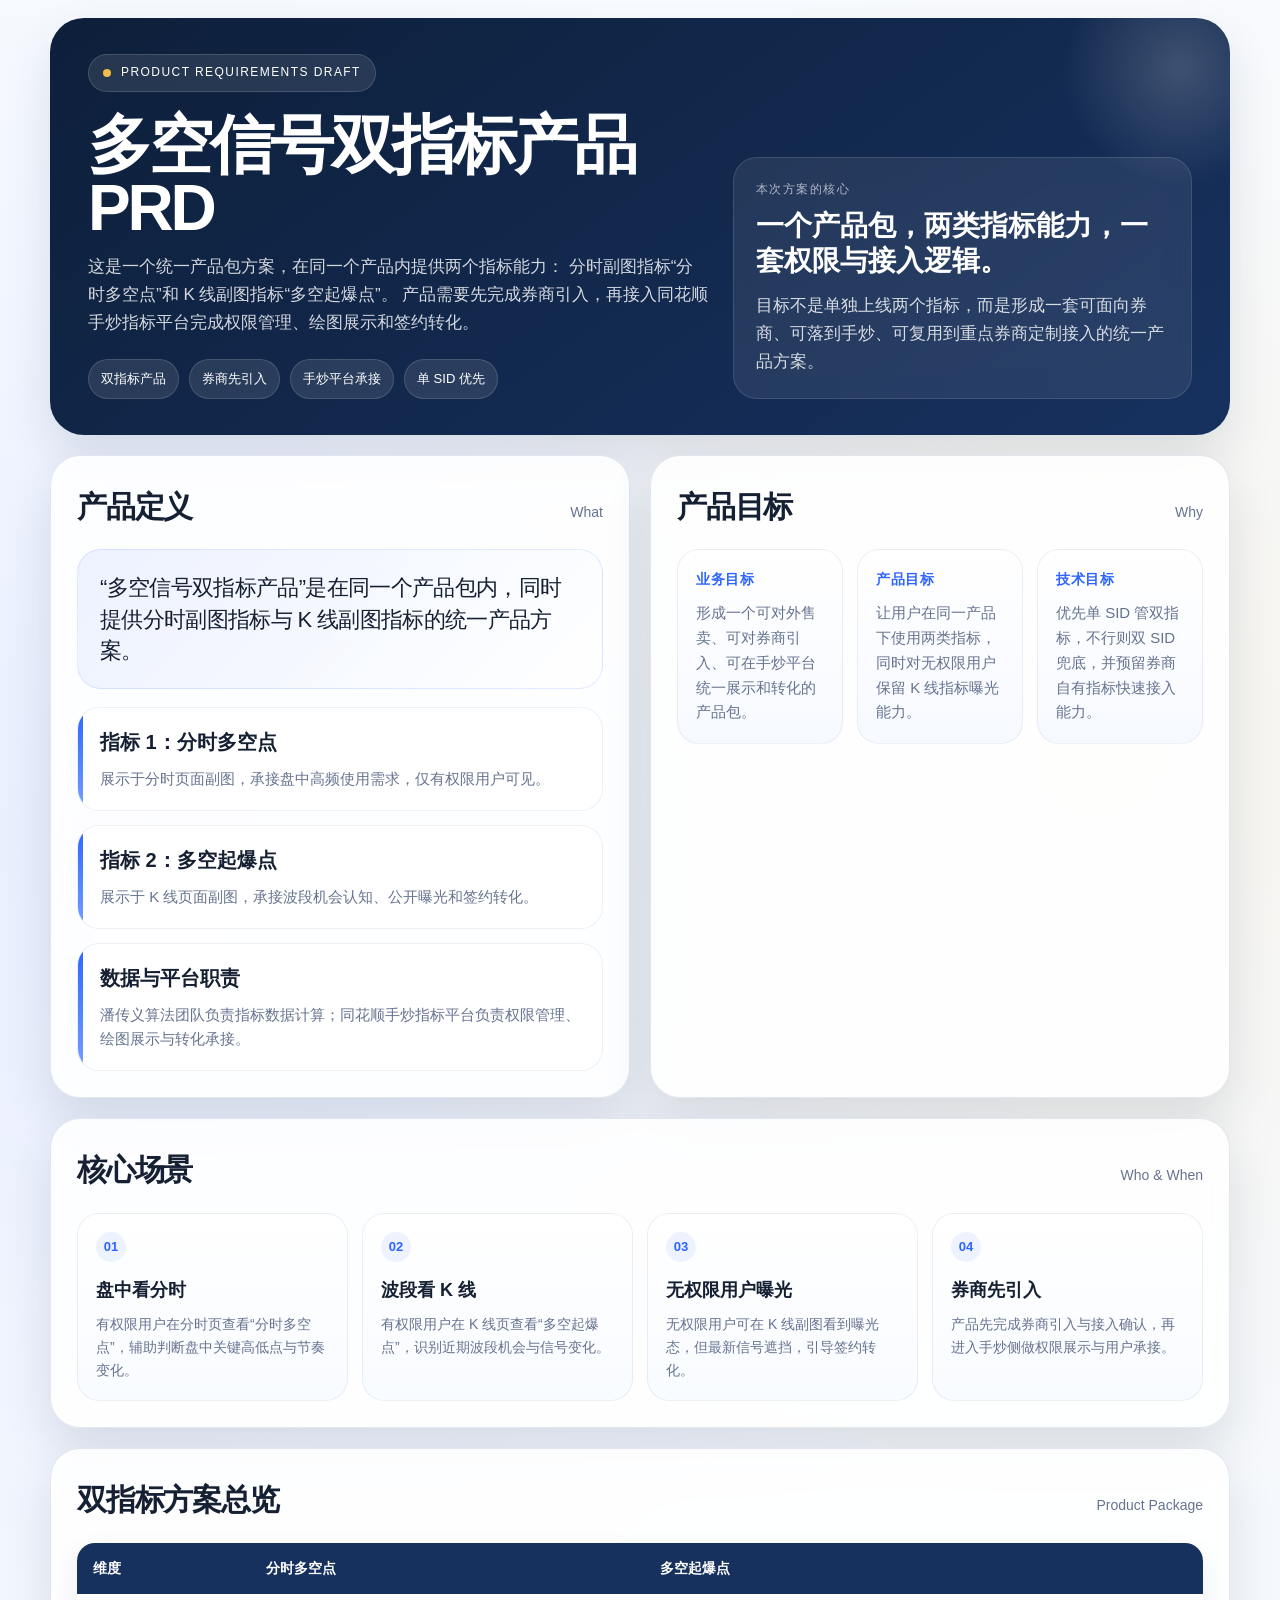
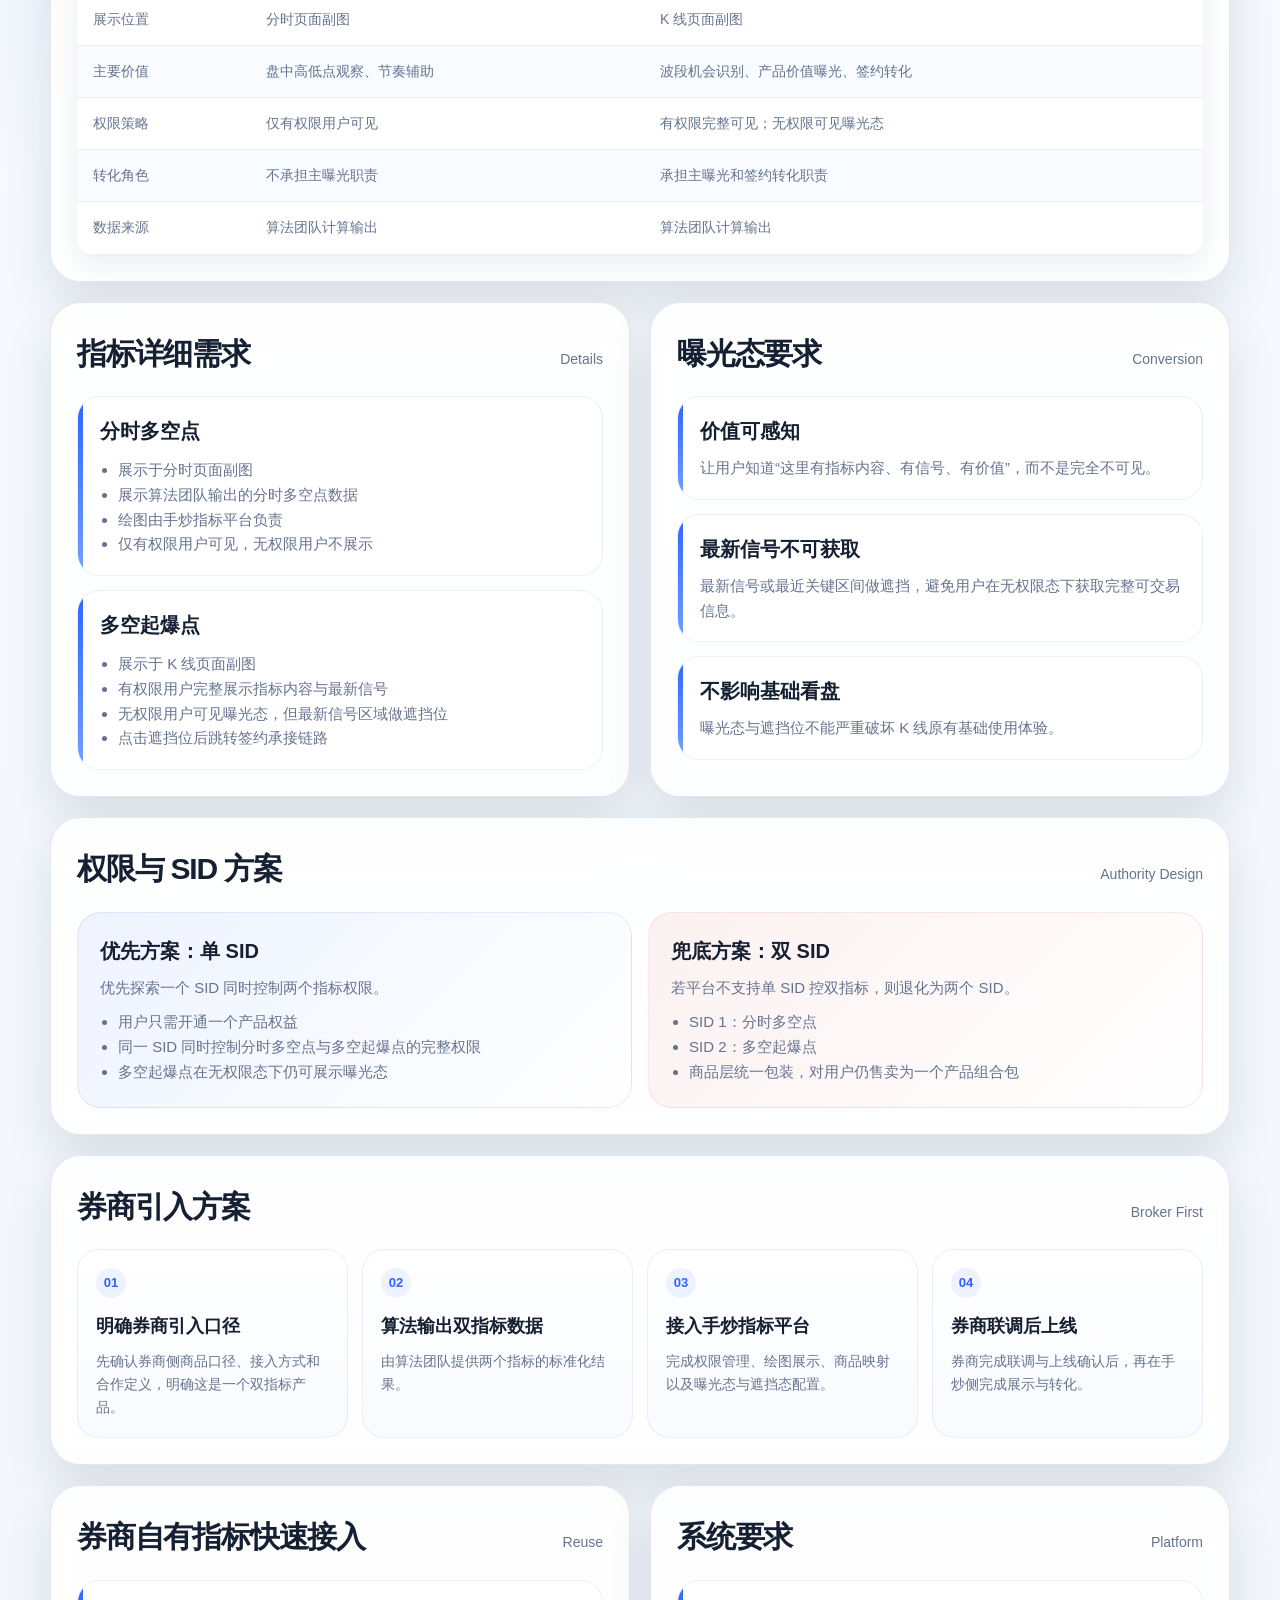
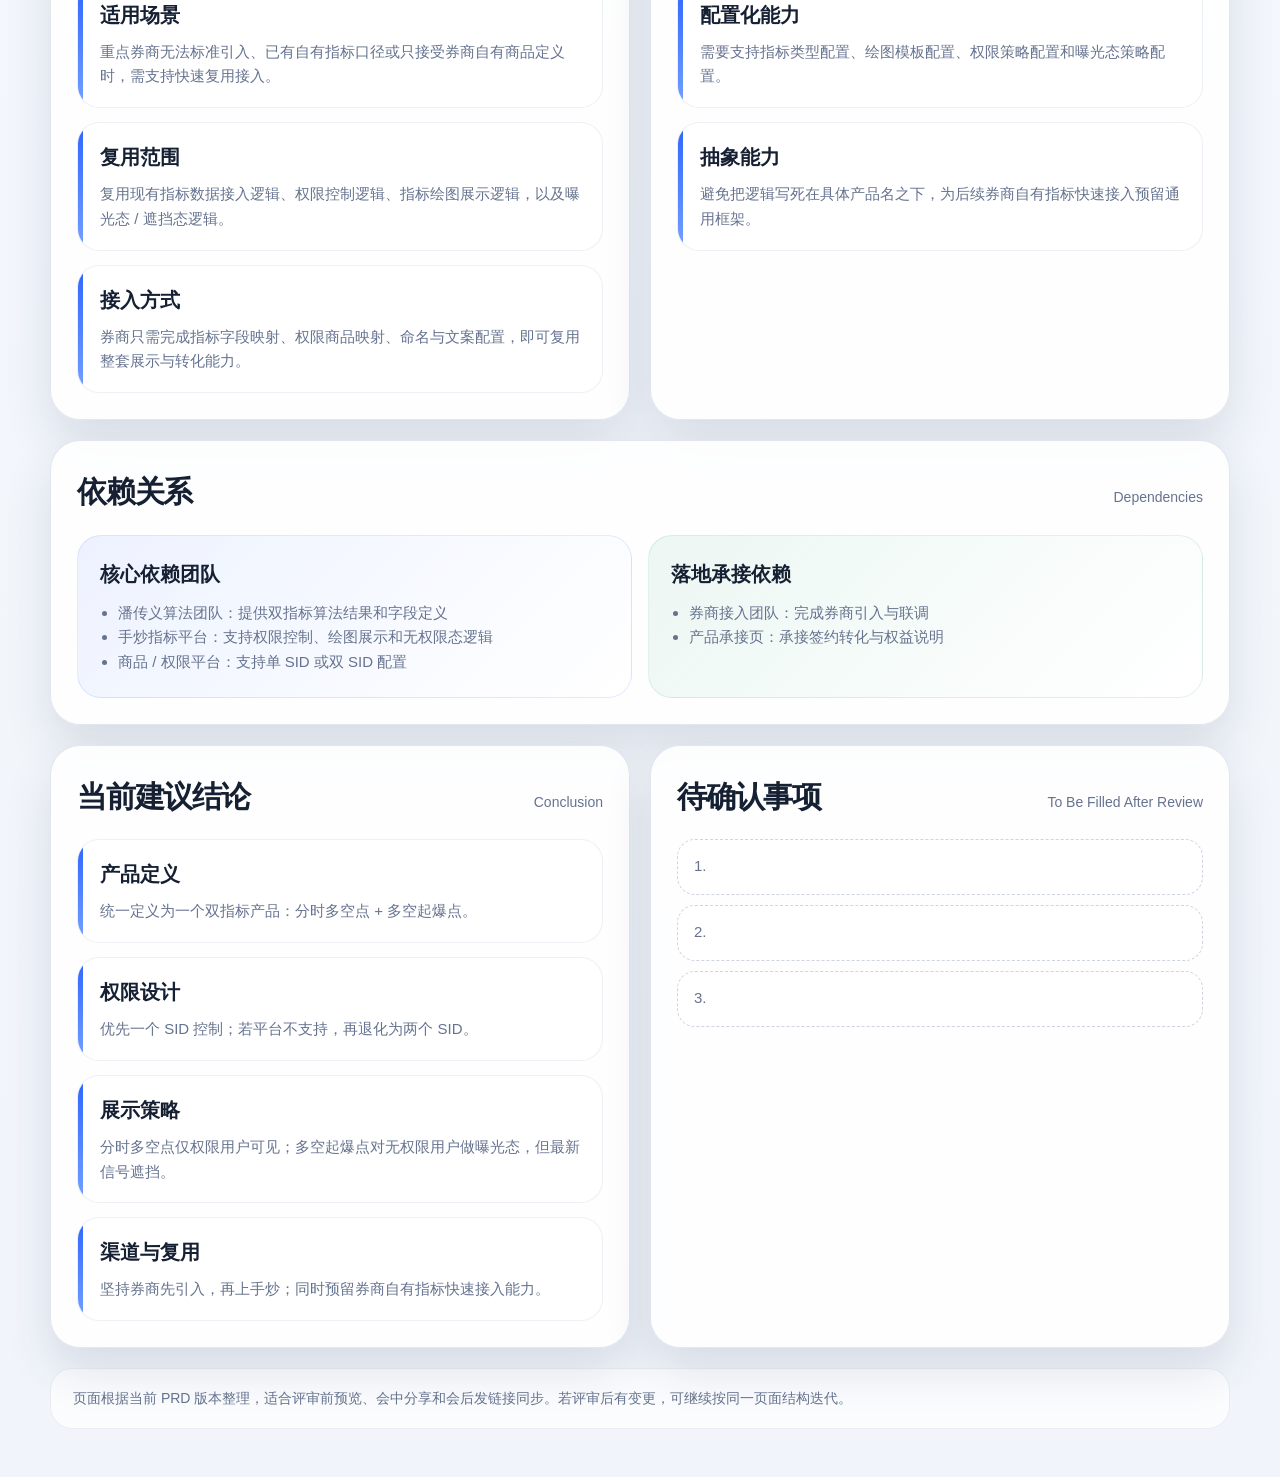
<file: prd-band-dual-indicator.html>
<!DOCTYPE html>
<html lang="zh-CN">
<head>
  <meta charset="UTF-8">
  <meta name="viewport" content="width=device-width, initial-scale=1.0">
  <title>多空信号双指标产品 PRD</title>
  <style>
    :root {
      --bg: #f3f6fb;
      --ink: #162033;
      --muted: #66738f;
      --line: rgba(32, 61, 114, 0.12);
      --panel: rgba(255, 255, 255, 0.88);
      --blue: #2e64ff;
      --blue-soft: rgba(46, 100, 255, 0.08);
      --navy: #10213d;
      --gold: #f2b94b;
      --red: #e14b45;
      --green: #1f9d67;
      --shadow: 0 22px 48px rgba(27, 39, 66, 0.12);
      --radius-xl: 30px;
      --radius-lg: 22px;
      --radius-md: 16px;
    }

    * {
      box-sizing: border-box;
    }

    body {
      margin: 0;
      color: var(--ink);
      font-family: "Avenir Next", "PingFang SC", "Microsoft YaHei", sans-serif;
      background:
        radial-gradient(circle at 12% 18%, rgba(46, 100, 255, 0.08), transparent 24%),
        radial-gradient(circle at 86% 16%, rgba(242, 185, 75, 0.09), transparent 20%),
        linear-gradient(180deg, #f8fbff 0%, #f1f5fb 100%);
      line-height: 1.65;
    }

    .page {
      width: min(1180px, calc(100vw - 28px));
      margin: 18px auto 48px;
    }

    .hero {
      position: relative;
      overflow: hidden;
      padding: 36px 38px;
      border-radius: 34px;
      background: linear-gradient(145deg, #0d1f3a 0%, #17315f 100%);
      color: #fff;
      box-shadow: var(--shadow);
    }

    .hero::after {
      content: "";
      position: absolute;
      right: -70px;
      top: -70px;
      width: 240px;
      height: 240px;
      border-radius: 50%;
      background: radial-gradient(circle, rgba(255,255,255,0.18), transparent 70%);
    }

    .eyebrow {
      display: inline-flex;
      align-items: center;
      gap: 10px;
      padding: 8px 14px;
      border-radius: 999px;
      background: rgba(255,255,255,0.1);
      border: 1px solid rgba(255,255,255,0.14);
      font-size: 12px;
      letter-spacing: 0.12em;
      text-transform: uppercase;
    }

    .eyebrow::before {
      content: "";
      width: 8px;
      height: 8px;
      border-radius: 50%;
      background: var(--gold);
    }

    h1, h2, h3, h4, p {
      margin: 0;
    }

    .hero-grid {
      display: grid;
      grid-template-columns: 1.15fr 0.85fr;
      gap: 24px;
      margin-top: 22px;
      align-items: end;
    }

    .hero h1 {
      font-size: clamp(34px, 5vw, 64px);
      line-height: 0.98;
      letter-spacing: -0.05em;
      max-width: 9em;
    }

    .hero p {
      margin-top: 14px;
      max-width: 42rem;
      color: rgba(255,255,255,0.82);
      font-size: 17px;
    }

    .hero-card {
      padding: 22px;
      border-radius: 24px;
      background: rgba(255,255,255,0.08);
      border: 1px solid rgba(255,255,255,0.12);
      backdrop-filter: blur(12px);
    }

    .hero-card small {
      display: block;
      margin-bottom: 10px;
      color: rgba(255,255,255,0.64);
      letter-spacing: 0.12em;
      text-transform: uppercase;
      font-size: 12px;
    }

    .hero-card strong {
      display: block;
      font-size: 28px;
      line-height: 1.22;
      margin-bottom: 12px;
    }

    .hero-tags {
      display: flex;
      flex-wrap: wrap;
      gap: 10px;
      margin-top: 22px;
    }

    .tag {
      padding: 8px 12px;
      border-radius: 999px;
      background: rgba(255,255,255,0.1);
      border: 1px solid rgba(255,255,255,0.14);
      font-size: 13px;
    }

    .grid {
      display: grid;
      grid-template-columns: 1fr 1fr;
      gap: 20px;
      margin-top: 20px;
    }

    .full {
      grid-column: 1 / -1;
    }

    .card {
      padding: 26px;
      border-radius: var(--radius-xl);
      background: var(--panel);
      border: 1px solid var(--line);
      box-shadow: var(--shadow);
      backdrop-filter: blur(12px);
    }

    .section-title {
      display: flex;
      align-items: baseline;
      justify-content: space-between;
      gap: 12px;
      margin-bottom: 18px;
    }

    .section-title h2 {
      font-size: 30px;
      letter-spacing: -0.04em;
    }

    .section-title span {
      color: var(--muted);
      font-size: 14px;
    }

    .lede {
      padding: 22px;
      border-radius: 24px;
      background: linear-gradient(135deg, rgba(46,100,255,0.08), rgba(255,255,255,0.78));
      border: 1px solid rgba(46, 100, 255, 0.12);
    }

    .lede p {
      font-size: 22px;
      line-height: 1.42;
      letter-spacing: -0.03em;
    }

    .stack {
      display: grid;
      gap: 14px;
      margin-top: 18px;
    }

    .item {
      padding: 18px 18px 18px 22px;
      border-radius: var(--radius-lg);
      background: rgba(255,255,255,0.7);
      border: 1px solid rgba(32, 61, 114, 0.08);
      position: relative;
      overflow: hidden;
    }

    .item::before {
      content: "";
      position: absolute;
      left: 0;
      top: 0;
      bottom: 0;
      width: 5px;
      background: linear-gradient(to bottom, var(--blue), #73a0ff);
    }

    .item h3 {
      font-size: 20px;
      margin-bottom: 8px;
    }

    .item p, .item li {
      color: var(--muted);
      font-size: 15px;
    }

    .item ul {
      margin: 10px 0 0 18px;
      padding: 0;
    }

    .metric-row {
      display: grid;
      grid-template-columns: repeat(3, 1fr);
      gap: 14px;
      margin-top: 18px;
    }

    .metric {
      padding: 18px;
      border-radius: 22px;
      background: linear-gradient(180deg, #ffffff 0%, #f6f9ff 100%);
      border: 1px solid rgba(32, 61, 114, 0.08);
    }

    .metric strong {
      display: block;
      font-size: 14px;
      color: var(--blue);
      margin-bottom: 10px;
      letter-spacing: 0.04em;
    }

    .metric p {
      font-size: 15px;
      color: var(--muted);
    }

    table {
      width: 100%;
      border-collapse: collapse;
      margin-top: 18px;
      border-radius: 18px;
      overflow: hidden;
      box-shadow: 0 10px 28px rgba(27, 39, 66, 0.08);
    }

    th {
      text-align: left;
      background: #17315f;
      color: white;
      padding: 14px 16px;
      font-size: 14px;
      font-weight: 600;
    }

    td {
      padding: 14px 16px;
      border-bottom: 1px solid rgba(32, 61, 114, 0.08);
      background: white;
      font-size: 14px;
      color: var(--muted);
      vertical-align: top;
    }

    tr:nth-child(even) td {
      background: #f8fbff;
    }

    .lane {
      display: grid;
      grid-template-columns: repeat(4, 1fr);
      gap: 14px;
      margin-top: 18px;
    }

    .lane-card {
      padding: 18px;
      border-radius: 22px;
      background: linear-gradient(180deg, #ffffff 0%, #f8fbff 100%);
      border: 1px solid rgba(32, 61, 114, 0.08);
      min-height: 180px;
    }

    .lane-card .num {
      display: inline-grid;
      place-items: center;
      width: 30px;
      height: 30px;
      margin-bottom: 14px;
      border-radius: 50%;
      background: var(--blue-soft);
      color: var(--blue);
      font-size: 13px;
      font-weight: 700;
    }

    .lane-card h3 {
      font-size: 18px;
      margin-bottom: 8px;
    }

    .lane-card p {
      color: var(--muted);
      font-size: 14px;
    }

    .duo {
      display: grid;
      grid-template-columns: 1fr 1fr;
      gap: 16px;
      margin-top: 18px;
    }

    .callout {
      padding: 22px;
      border-radius: 24px;
      background: linear-gradient(135deg, rgba(46,100,255,0.08), rgba(255,255,255,0.72));
      border: 1px solid rgba(46, 100, 255, 0.12);
    }

    .callout.red {
      background: linear-gradient(135deg, rgba(225,75,69,0.08), rgba(255,255,255,0.72));
      border-color: rgba(225, 75, 69, 0.12);
    }

    .callout.green {
      background: linear-gradient(135deg, rgba(31,157,103,0.08), rgba(255,255,255,0.72));
      border-color: rgba(31, 157, 103, 0.12);
    }

    .callout h3 {
      font-size: 20px;
      margin-bottom: 8px;
    }

    .callout p, .callout li {
      color: var(--muted);
      font-size: 15px;
    }

    .callout ul {
      margin: 10px 0 0 18px;
      padding: 0;
    }

    .blank-list {
      display: grid;
      gap: 10px;
      margin-top: 18px;
    }

    .blank {
      min-height: 56px;
      padding: 14px 16px;
      border-radius: 18px;
      border: 1px dashed rgba(32, 61, 114, 0.22);
      background: rgba(255,255,255,0.55);
      color: var(--muted);
      font-size: 15px;
    }

    .footer {
      margin-top: 20px;
      padding: 18px 22px;
      border-radius: 22px;
      background: rgba(255,255,255,0.7);
      border: 1px solid rgba(32, 61, 114, 0.08);
      color: var(--muted);
      font-size: 14px;
    }

    @media (max-width: 980px) {
      .hero-grid,
      .grid,
      .duo,
      .lane,
      .metric-row {
        grid-template-columns: 1fr;
      }
    }

    @media (max-width: 720px) {
      .page {
        width: min(100vw - 20px, 1180px);
      }

      .hero,
      .card {
        padding: 22px;
      }

      .section-title {
        display: block;
      }

      .section-title span {
        display: block;
        margin-top: 6px;
      }
    }
  </style>
</head>
<body>
  <main class="page">
    <section class="hero">
      <div class="eyebrow">product requirements draft</div>
      <div class="hero-grid">
        <div>
          <h1>多空信号双指标产品 PRD</h1>
          <p>
            这是一个统一产品包方案，在同一个产品内提供两个指标能力：
            分时副图指标“分时多空点”和 K 线副图指标“多空起爆点”。
            产品需要先完成券商引入，再接入同花顺手炒指标平台完成权限管理、绘图展示和签约转化。
          </p>
          <div class="hero-tags">
            <span class="tag">双指标产品</span>
            <span class="tag">券商先引入</span>
            <span class="tag">手炒平台承接</span>
            <span class="tag">单 SID 优先</span>
          </div>
        </div>
        <aside class="hero-card">
          <small>本次方案的核心</small>
          <strong>一个产品包，两类指标能力，一套权限与接入逻辑。</strong>
          <p>
            目标不是单独上线两个指标，而是形成一套可面向券商、可落到手炒、可复用到重点券商定制接入的统一产品方案。
          </p>
        </aside>
      </div>
    </section>

    <section class="grid">
      <article class="card">
        <div class="section-title">
          <h2>产品定义</h2>
          <span>What</span>
        </div>
        <div class="lede">
          <p>“多空信号双指标产品”是在同一个产品包内，同时提供分时副图指标与 K 线副图指标的统一产品方案。</p>
        </div>
        <div class="stack">
          <div class="item">
            <h3>指标 1：分时多空点</h3>
            <p>展示于分时页面副图，承接盘中高频使用需求，仅有权限用户可见。</p>
          </div>
          <div class="item">
            <h3>指标 2：多空起爆点</h3>
            <p>展示于 K 线页面副图，承接波段机会认知、公开曝光和签约转化。</p>
          </div>
          <div class="item">
            <h3>数据与平台职责</h3>
            <p>潘传义算法团队负责指标数据计算；同花顺手炒指标平台负责权限管理、绘图展示与转化承接。</p>
          </div>
        </div>
      </article>

      <aside class="card">
        <div class="section-title">
          <h2>产品目标</h2>
          <span>Why</span>
        </div>
        <div class="metric-row">
          <div class="metric">
            <strong>业务目标</strong>
            <p>形成一个可对外售卖、可对券商引入、可在手炒平台统一展示和转化的产品包。</p>
          </div>
          <div class="metric">
            <strong>产品目标</strong>
            <p>让用户在同一产品下使用两类指标，同时对无权限用户保留 K 线指标曝光能力。</p>
          </div>
          <div class="metric">
            <strong>技术目标</strong>
            <p>优先单 SID 管双指标，不行则双 SID 兜底，并预留券商自有指标快速接入能力。</p>
          </div>
        </div>
      </aside>

      <article class="card full">
        <div class="section-title">
          <h2>核心场景</h2>
          <span>Who & When</span>
        </div>
        <div class="lane">
          <div class="lane-card">
            <div class="num">01</div>
            <h3>盘中看分时</h3>
            <p>有权限用户在分时页查看“分时多空点”，辅助判断盘中关键高低点与节奏变化。</p>
          </div>
          <div class="lane-card">
            <div class="num">02</div>
            <h3>波段看 K 线</h3>
            <p>有权限用户在 K 线页查看“多空起爆点”，识别近期波段机会与信号变化。</p>
          </div>
          <div class="lane-card">
            <div class="num">03</div>
            <h3>无权限用户曝光</h3>
            <p>无权限用户可在 K 线副图看到曝光态，但最新信号遮挡，引导签约转化。</p>
          </div>
          <div class="lane-card">
            <div class="num">04</div>
            <h3>券商先引入</h3>
            <p>产品先完成券商引入与接入确认，再进入手炒侧做权限展示与用户承接。</p>
          </div>
        </div>
      </article>

      <article class="card full">
        <div class="section-title">
          <h2>双指标方案总览</h2>
          <span>Product Package</span>
        </div>
        <table>
          <thead>
            <tr>
              <th>维度</th>
              <th>分时多空点</th>
              <th>多空起爆点</th>
            </tr>
          </thead>
          <tbody>
            <tr>
              <td>展示位置</td>
              <td>分时页面副图</td>
              <td>K 线页面副图</td>
            </tr>
            <tr>
              <td>主要价值</td>
              <td>盘中高低点观察、节奏辅助</td>
              <td>波段机会识别、产品价值曝光、签约转化</td>
            </tr>
            <tr>
              <td>权限策略</td>
              <td>仅有权限用户可见</td>
              <td>有权限完整可见；无权限可见曝光态</td>
            </tr>
            <tr>
              <td>转化角色</td>
              <td>不承担主曝光职责</td>
              <td>承担主曝光和签约转化职责</td>
            </tr>
            <tr>
              <td>数据来源</td>
              <td>算法团队计算输出</td>
              <td>算法团队计算输出</td>
            </tr>
          </tbody>
        </table>
      </article>

      <article class="card">
        <div class="section-title">
          <h2>指标详细需求</h2>
          <span>Details</span>
        </div>
        <div class="stack">
          <div class="item">
            <h3>分时多空点</h3>
            <ul>
              <li>展示于分时页面副图</li>
              <li>展示算法团队输出的分时多空点数据</li>
              <li>绘图由手炒指标平台负责</li>
              <li>仅有权限用户可见，无权限用户不展示</li>
            </ul>
          </div>
          <div class="item">
            <h3>多空起爆点</h3>
            <ul>
              <li>展示于 K 线页面副图</li>
              <li>有权限用户完整展示指标内容与最新信号</li>
              <li>无权限用户可见曝光态，但最新信号区域做遮挡位</li>
              <li>点击遮挡位后跳转签约承接链路</li>
            </ul>
          </div>
        </div>
      </article>

      <aside class="card">
        <div class="section-title">
          <h2>曝光态要求</h2>
          <span>Conversion</span>
        </div>
        <div class="stack">
          <div class="item">
            <h3>价值可感知</h3>
            <p>让用户知道“这里有指标内容、有信号、有价值”，而不是完全不可见。</p>
          </div>
          <div class="item">
            <h3>最新信号不可获取</h3>
            <p>最新信号或最近关键区间做遮挡，避免用户在无权限态下获取完整可交易信息。</p>
          </div>
          <div class="item">
            <h3>不影响基础看盘</h3>
            <p>曝光态与遮挡位不能严重破坏 K 线原有基础使用体验。</p>
          </div>
        </div>
      </aside>

      <article class="card full">
        <div class="section-title">
          <h2>权限与 SID 方案</h2>
          <span>Authority Design</span>
        </div>
        <div class="duo">
          <div class="callout">
            <h3>优先方案：单 SID</h3>
            <p>优先探索一个 SID 同时控制两个指标权限。</p>
            <ul>
              <li>用户只需开通一个产品权益</li>
              <li>同一 SID 同时控制分时多空点与多空起爆点的完整权限</li>
              <li>多空起爆点在无权限态下仍可展示曝光态</li>
            </ul>
          </div>
          <div class="callout red">
            <h3>兜底方案：双 SID</h3>
            <p>若平台不支持单 SID 控双指标，则退化为两个 SID。</p>
            <ul>
              <li>SID 1：分时多空点</li>
              <li>SID 2：多空起爆点</li>
              <li>商品层统一包装，对用户仍售卖为一个产品组合包</li>
            </ul>
          </div>
        </div>
      </article>

      <article class="card full">
        <div class="section-title">
          <h2>券商引入方案</h2>
          <span>Broker First</span>
        </div>
        <div class="lane">
          <div class="lane-card">
            <div class="num">01</div>
            <h3>明确券商引入口径</h3>
            <p>先确认券商侧商品口径、接入方式和合作定义，明确这是一个双指标产品。</p>
          </div>
          <div class="lane-card">
            <div class="num">02</div>
            <h3>算法输出双指标数据</h3>
            <p>由算法团队提供两个指标的标准化结果。</p>
          </div>
          <div class="lane-card">
            <div class="num">03</div>
            <h3>接入手炒指标平台</h3>
            <p>完成权限管理、绘图展示、商品映射以及曝光态与遮挡态配置。</p>
          </div>
          <div class="lane-card">
            <div class="num">04</div>
            <h3>券商联调后上线</h3>
            <p>券商完成联调与上线确认后，再在手炒侧完成展示与转化。</p>
          </div>
        </div>
      </article>

      <article class="card">
        <div class="section-title">
          <h2>券商自有指标快速接入</h2>
          <span>Reuse</span>
        </div>
        <div class="stack">
          <div class="item">
            <h3>适用场景</h3>
            <p>重点券商无法标准引入、已有自有指标口径或只接受券商自有商品定义时，需支持快速复用接入。</p>
          </div>
          <div class="item">
            <h3>复用范围</h3>
            <p>复用现有指标数据接入逻辑、权限控制逻辑、指标绘图展示逻辑，以及曝光态 / 遮挡态逻辑。</p>
          </div>
          <div class="item">
            <h3>接入方式</h3>
            <p>券商只需完成指标字段映射、权限商品映射、命名与文案配置，即可复用整套展示与转化能力。</p>
          </div>
        </div>
      </article>

      <aside class="card">
        <div class="section-title">
          <h2>系统要求</h2>
          <span>Platform</span>
        </div>
        <div class="stack">
          <div class="item">
            <h3>配置化能力</h3>
            <p>需要支持指标类型配置、绘图模板配置、权限策略配置和曝光态策略配置。</p>
          </div>
          <div class="item">
            <h3>抽象能力</h3>
            <p>避免把逻辑写死在具体产品名之下，为后续券商自有指标快速接入预留通用框架。</p>
          </div>
        </div>
      </aside>

      <article class="card full">
        <div class="section-title">
          <h2>依赖关系</h2>
          <span>Dependencies</span>
        </div>
        <div class="duo">
          <div class="callout">
            <h3>核心依赖团队</h3>
            <ul>
              <li>潘传义算法团队：提供双指标算法结果和字段定义</li>
              <li>手炒指标平台：支持权限控制、绘图展示和无权限态逻辑</li>
              <li>商品 / 权限平台：支持单 SID 或双 SID 配置</li>
            </ul>
          </div>
          <div class="callout green">
            <h3>落地承接依赖</h3>
            <ul>
              <li>券商接入团队：完成券商引入与联调</li>
              <li>产品承接页：承接签约转化与权益说明</li>
            </ul>
          </div>
        </div>
      </article>

      <article class="card">
        <div class="section-title">
          <h2>当前建议结论</h2>
          <span>Conclusion</span>
        </div>
        <div class="stack">
          <div class="item">
            <h3>产品定义</h3>
            <p>统一定义为一个双指标产品：分时多空点 + 多空起爆点。</p>
          </div>
          <div class="item">
            <h3>权限设计</h3>
            <p>优先一个 SID 控制；若平台不支持，再退化为两个 SID。</p>
          </div>
          <div class="item">
            <h3>展示策略</h3>
            <p>分时多空点仅权限用户可见；多空起爆点对无权限用户做曝光态，但最新信号遮挡。</p>
          </div>
          <div class="item">
            <h3>渠道与复用</h3>
            <p>坚持券商先引入，再上手炒；同时预留券商自有指标快速接入能力。</p>
          </div>
        </div>
      </article>

      <aside class="card">
        <div class="section-title">
          <h2>待确认事项</h2>
          <span>To Be Filled After Review</span>
        </div>
        <div class="blank-list">
          <div class="blank">1.</div>
          <div class="blank">2.</div>
          <div class="blank">3.</div>
        </div>
      </aside>
    </section>

    <section class="footer">
      页面根据当前 PRD 版本整理，适合评审前预览、会中分享和会后发链接同步。若评审后有变更，可继续按同一页面结构迭代。
    </section>
  </main>
</body>
</html>
</file>
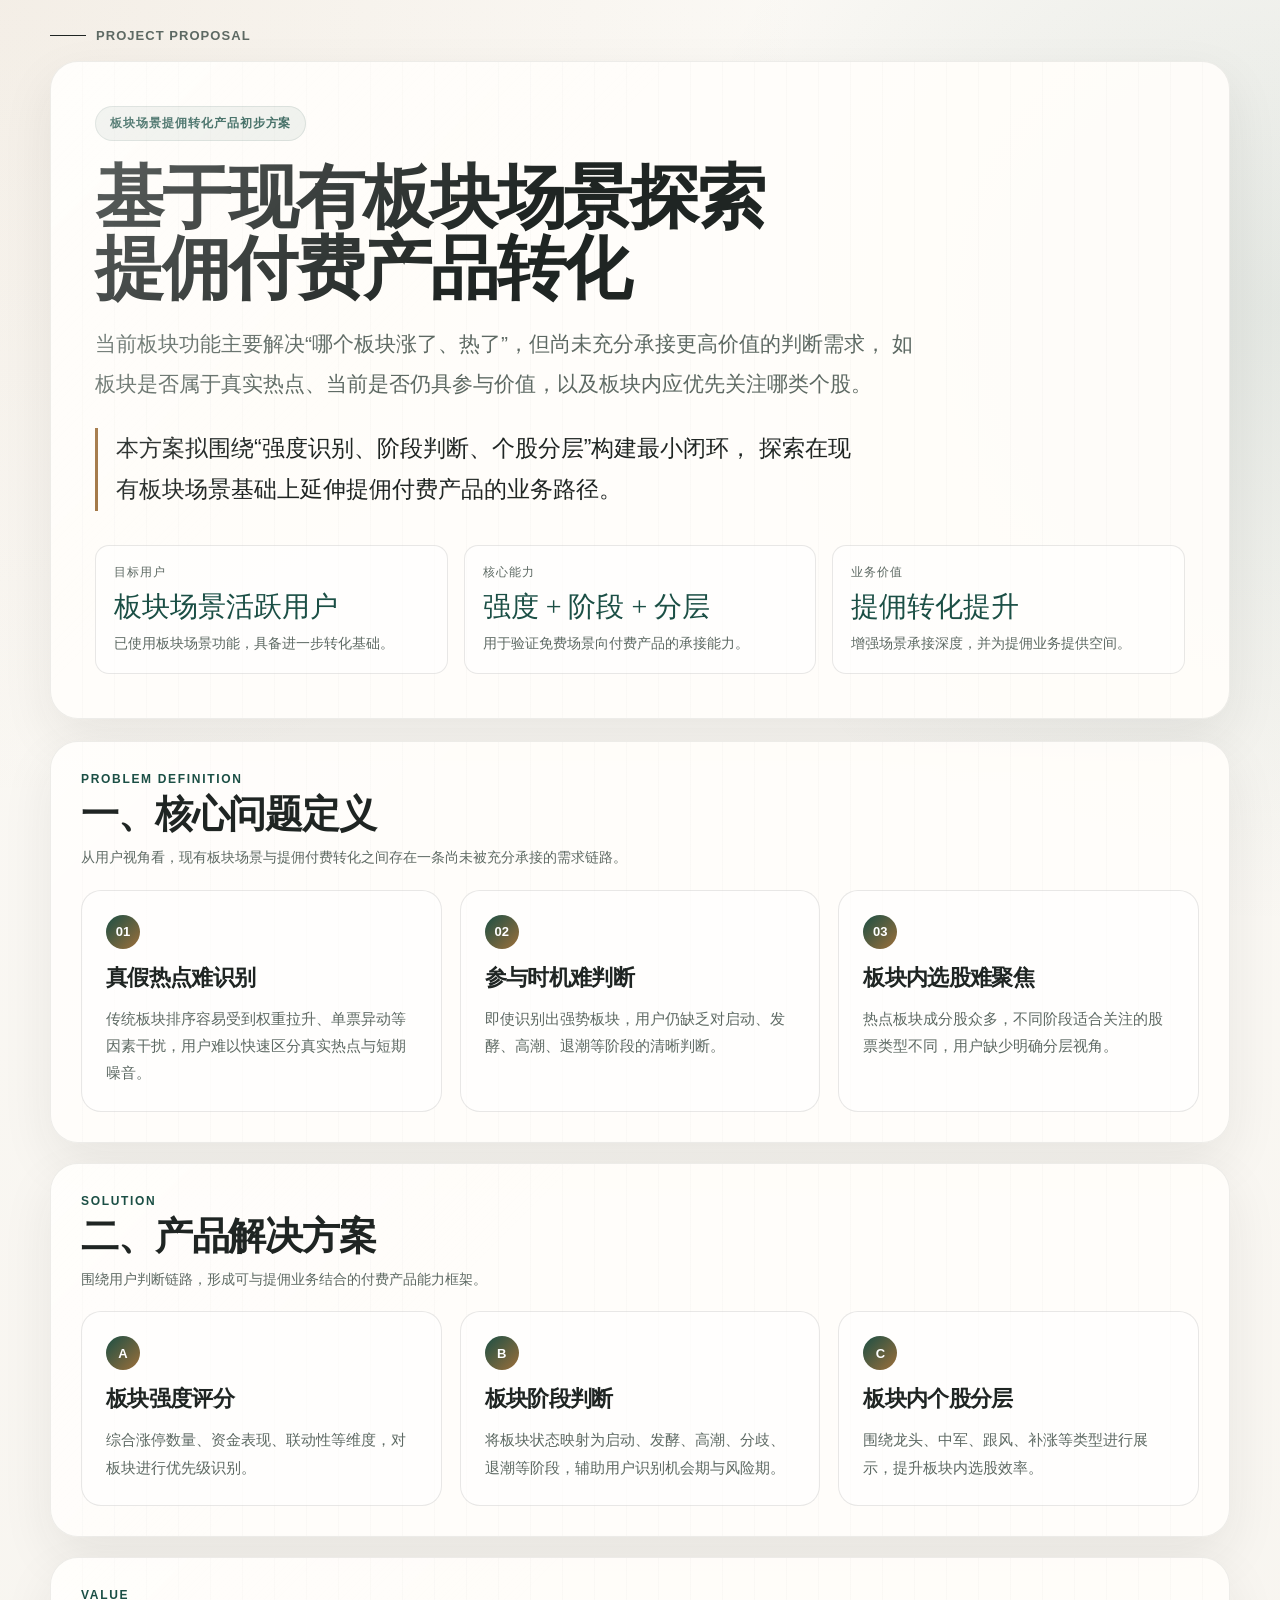
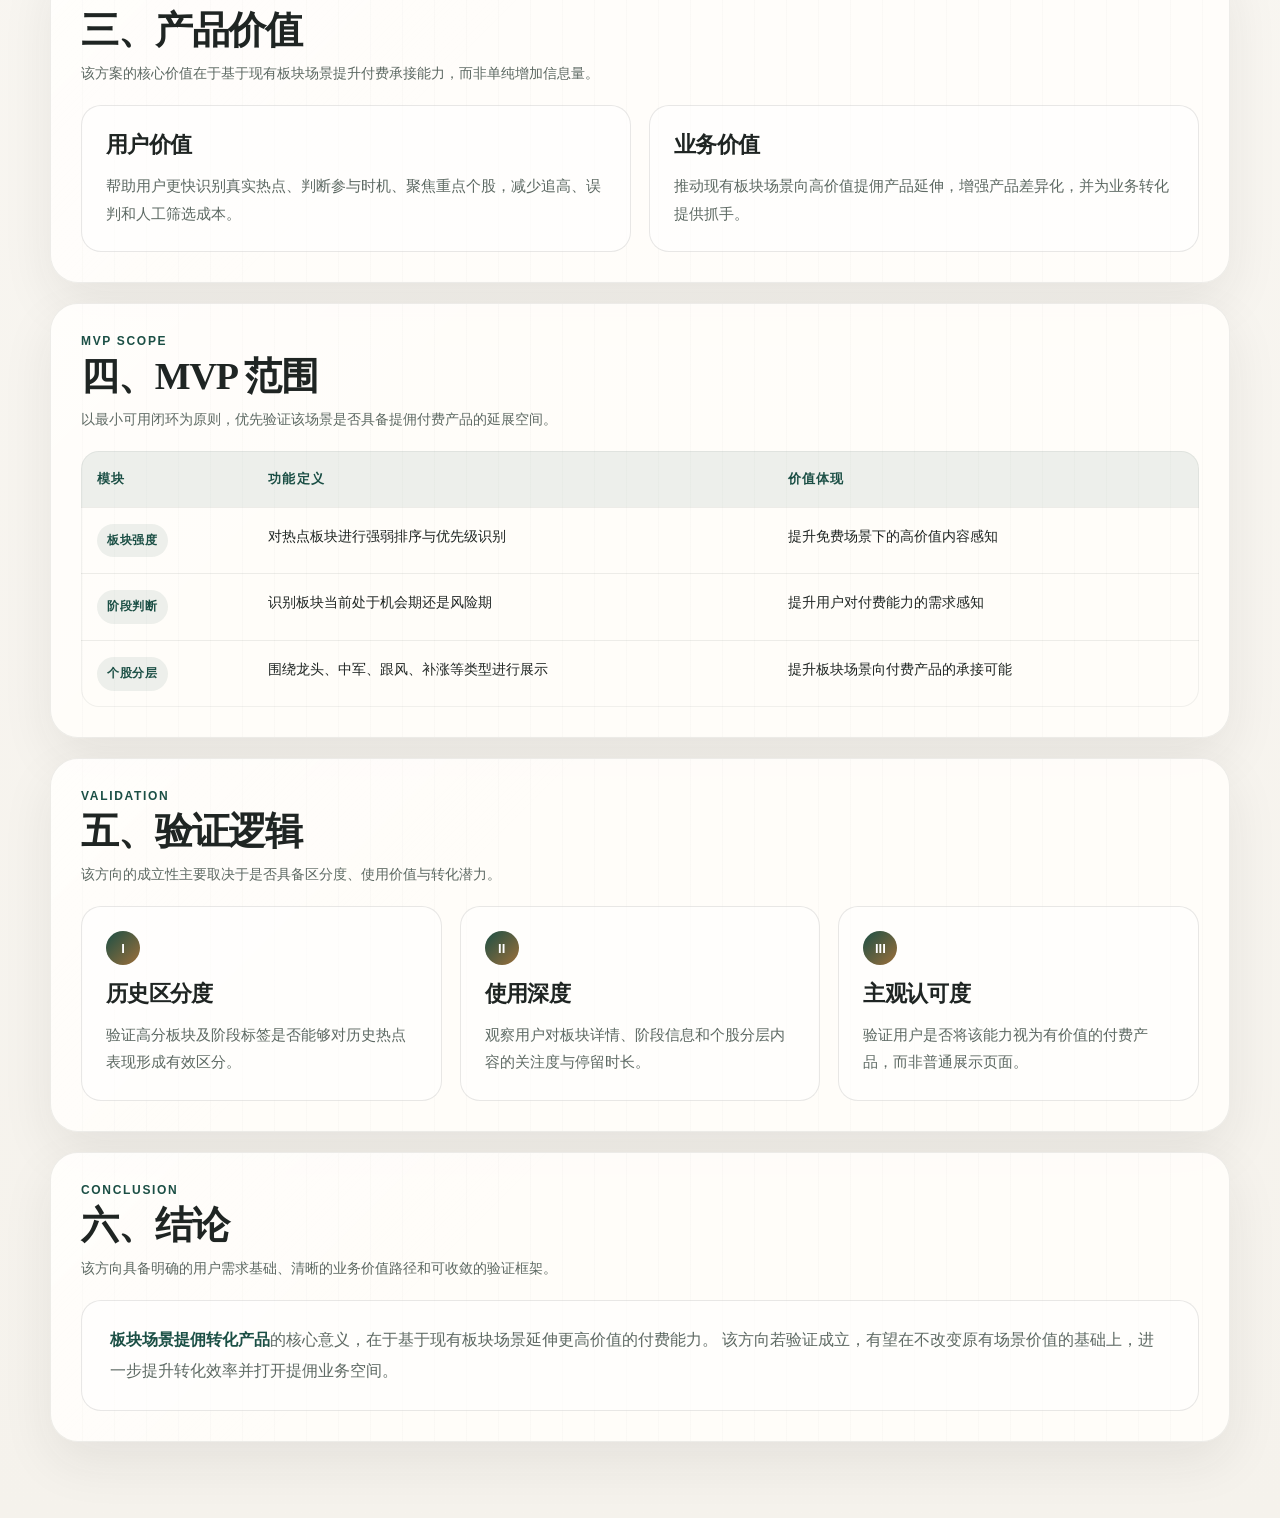
<file: sector-commission-proposal-formal.html>
<!DOCTYPE html>
<html lang="zh-CN">
<head>
  <meta charset="UTF-8">
  <meta name="viewport" content="width=device-width, initial-scale=1.0">
  <title>板块场景提佣转化产品初步方案 - 正式立项汇报版</title>
  <style>
    :root {
      --bg: #f5f2ec;
      --paper: #fffdfa;
      --ink: #1f2523;
      --sub: #5d6963;
      --brand: #1b4f45;
      --brand-soft: rgba(27, 79, 69, 0.08);
      --accent: #9d6f3a;
      --line: rgba(31, 37, 35, 0.1);
      --shadow: 0 20px 52px rgba(37, 35, 32, 0.08);
      --radius-xl: 28px;
      --radius-lg: 20px;
      --radius-md: 14px;
      --max: 1180px;
    }
    * { box-sizing: border-box; }
    body {
      margin: 0;
      font-family: "PingFang SC", "Hiragino Sans GB", "Noto Sans CJK SC", sans-serif;
      color: var(--ink);
      background:
        radial-gradient(circle at 0% 0%, rgba(157, 111, 58, 0.08), transparent 24%),
        radial-gradient(circle at 100% 10%, rgba(27, 79, 69, 0.1), transparent 20%),
        linear-gradient(180deg, #fbf9f5 0%, var(--bg) 100%);
    }
    .page {
      width: min(calc(100% - 40px), var(--max));
      margin: 0 auto;
      padding: 28px 0 56px;
    }
    .topline {
      display: flex;
      justify-content: space-between;
      align-items: center;
      gap: 16px;
      font-size: 13px;
      color: var(--sub);
      letter-spacing: 0.08em;
      text-transform: uppercase;
      margin-bottom: 18px;
    }
    .topline .brand {
      display: inline-flex;
      align-items: center;
      gap: 10px;
      font-weight: 700;
    }
    .topline .brand::before {
      content: "";
      width: 36px;
      height: 1px;
      background: var(--ink);
    }
    .hero, .section {
      background: rgba(255, 253, 250, 0.94);
      border: 1px solid rgba(31, 37, 35, 0.08);
      border-radius: var(--radius-xl);
      box-shadow: var(--shadow);
      position: relative;
      overflow: hidden;
    }
    .hero::before, .section::before {
      content: "";
      position: absolute;
      inset: 0;
      background:
        linear-gradient(135deg, rgba(255, 255, 255, 0.34), transparent 34%),
        repeating-linear-gradient(90deg, transparent 0, transparent 31px, rgba(31, 37, 35, 0.018) 31px, rgba(31, 37, 35, 0.018) 32px);
      pointer-events: none;
    }
    .hero {
      padding: 44px;
      margin-bottom: 22px;
    }
    .eyebrow {
      display: inline-flex;
      align-items: center;
      padding: 8px 14px;
      border-radius: 999px;
      background: var(--brand-soft);
      color: var(--brand);
      border: 1px solid rgba(27, 79, 69, 0.12);
      font-size: 12px;
      letter-spacing: 0.08em;
      text-transform: uppercase;
      font-weight: 700;
    }
    h1, h2, h3, .display {
      margin: 0;
      font-family: "Songti SC", "STSong", "Noto Serif CJK SC", serif;
      letter-spacing: -0.03em;
    }
    h1 {
      margin-top: 22px;
      font-size: clamp(40px, 5.4vw, 72px);
      line-height: 1.02;
      max-width: 10em;
    }
    .hero-subtitle {
      margin-top: 20px;
      max-width: 52rem;
      color: var(--sub);
      font-size: clamp(17px, 1.8vw, 21px);
      line-height: 1.9;
    }
    .hero-highlight {
      margin-top: 24px;
      max-width: 48rem;
      border-left: 3px solid var(--accent);
      padding-left: 18px;
      font-size: clamp(18px, 2vw, 23px);
      line-height: 1.8;
    }
    .metrics {
      display: grid;
      grid-template-columns: repeat(3, minmax(0, 1fr));
      gap: 16px;
      margin-top: 34px;
    }
    .metric {
      padding: 18px;
      border-radius: var(--radius-md);
      border: 1px solid var(--line);
      background: rgba(255, 255, 255, 0.5);
      position: relative;
      z-index: 1;
    }
    .metric-label {
      font-size: 12px;
      letter-spacing: 0.08em;
      text-transform: uppercase;
      color: var(--sub);
    }
    .metric-value {
      margin-top: 10px;
      font-family: "Songti SC", "STSong", serif;
      font-size: 28px;
      color: var(--brand);
      line-height: 1.15;
    }
    .metric-note {
      margin-top: 8px;
      color: var(--sub);
      font-size: 14px;
      line-height: 1.75;
    }
    .section {
      padding: 30px;
      margin-bottom: 20px;
    }
    .section-header {
      position: relative;
      z-index: 1;
      margin-bottom: 20px;
    }
    .section-kicker {
      color: var(--brand);
      font-size: 12px;
      font-weight: 700;
      letter-spacing: 0.14em;
      text-transform: uppercase;
      margin-bottom: 8px;
    }
    .section-title {
      font-size: clamp(28px, 3vw, 38px);
      line-height: 1.08;
    }
    .section-desc {
      max-width: none;
      margin-top: 10px;
      font-size: 14px;
      color: var(--sub);
      line-height: 1.75;
    }
    .grid-3, .grid-2 {
      position: relative;
      z-index: 1;
      display: grid;
      gap: 18px;
    }
    .grid-3 { grid-template-columns: repeat(3, minmax(0, 1fr)); }
    .grid-2 { grid-template-columns: repeat(2, minmax(0, 1fr)); }
    .card {
      padding: 24px;
      border-radius: var(--radius-lg);
      border: 1px solid var(--line);
      background: rgba(255, 255, 255, 0.52);
    }
    .card-index {
      display: inline-flex;
      align-items: center;
      justify-content: center;
      width: 34px;
      height: 34px;
      border-radius: 50%;
      background: linear-gradient(135deg, var(--brand), var(--accent));
      color: #fff;
      font-size: 13px;
      font-weight: 700;
      margin-bottom: 14px;
    }
    .card h3 {
      font-size: 22px;
      margin-bottom: 12px;
    }
    .card p {
      margin: 0;
      color: var(--sub);
      font-size: 15px;
      line-height: 1.82;
    }
    .table {
      width: 100%;
      border-collapse: collapse;
      position: relative;
      z-index: 1;
      border-radius: 18px;
      overflow: hidden;
      box-shadow: inset 0 0 0 1px rgba(31, 37, 35, 0.06);
    }
    .table th, .table td {
      padding: 16px;
      text-align: left;
      vertical-align: top;
      border-bottom: 1px solid rgba(31, 37, 35, 0.08);
      font-size: 14px;
      line-height: 1.8;
    }
    .table th {
      background: rgba(27, 79, 69, 0.08);
      color: var(--brand);
      font-size: 13px;
      letter-spacing: 0.08em;
      text-transform: uppercase;
    }
    .table tr:last-child td { border-bottom: none; }
    .tag {
      display: inline-flex;
      align-items: center;
      padding: 6px 10px;
      border-radius: 999px;
      font-size: 12px;
      font-weight: 700;
      letter-spacing: 0.06em;
      color: var(--brand);
      background: var(--brand-soft);
    }
    .closing {
      position: relative;
      z-index: 1;
      padding: 24px 28px;
      border-radius: var(--radius-lg);
      border: 1px solid var(--line);
      background: rgba(255,255,255,0.5);
    }
    .closing p {
      margin: 0;
      color: var(--sub);
      font-size: 16px;
      line-height: 1.9;
    }
    .closing strong { color: var(--brand); }
    @media (max-width: 1000px) {
      .metrics, .grid-3, .grid-2 { grid-template-columns: 1fr; }
    }
    @media (max-width: 720px) {
      .page { width: min(calc(100% - 24px), var(--max)); }
      .hero, .section { padding: 24px; }
      h1 { font-size: clamp(36px, 11vw, 54px); }
    }
  </style>
</head>
<body>
  <main class="page">
    <div class="topline">
      <div class="brand">Project Proposal</div>
    </div>

    <section class="hero">
      <div class="eyebrow">板块场景提佣转化产品初步方案</div>
      <h1>基于现有板块场景探索提佣付费产品转化</h1>
      <p class="hero-subtitle">
        当前板块功能主要解决“哪个板块涨了、热了”，但尚未充分承接更高价值的判断需求，
        如板块是否属于真实热点、当前是否仍具参与价值，以及板块内应优先关注哪类个股。
      </p>
      <p class="hero-highlight">
        本方案拟围绕“强度识别、阶段判断、个股分层”构建最小闭环，
        探索在现有板块场景基础上延伸提佣付费产品的业务路径。
      </p>
      <div class="metrics">
        <div class="metric">
          <div class="metric-label">目标用户</div>
          <div class="metric-value">板块场景活跃用户</div>
          <div class="metric-note">已使用板块场景功能，具备进一步转化基础。</div>
        </div>
        <div class="metric">
          <div class="metric-label">核心能力</div>
          <div class="metric-value">强度 + 阶段 + 分层</div>
          <div class="metric-note">用于验证免费场景向付费产品的承接能力。</div>
        </div>
        <div class="metric">
          <div class="metric-label">业务价值</div>
          <div class="metric-value">提佣转化提升</div>
          <div class="metric-note">增强场景承接深度，并为提佣业务提供空间。</div>
        </div>
      </div>
    </section>

    <section class="section">
      <div class="section-header">
        <div>
          <div class="section-kicker">Problem Definition</div>
          <h2 class="section-title">一、核心问题定义</h2>
        </div>
        <p class="section-desc">从用户视角看，现有板块场景与提佣付费转化之间存在一条尚未被充分承接的需求链路。</p>
      </div>
      <div class="grid-3">
        <article class="card">
          <div class="card-index">01</div>
          <h3>真假热点难识别</h3>
          <p>传统板块排序容易受到权重拉升、单票异动等因素干扰，用户难以快速区分真实热点与短期噪音。</p>
        </article>
        <article class="card">
          <div class="card-index">02</div>
          <h3>参与时机难判断</h3>
          <p>即使识别出强势板块，用户仍缺乏对启动、发酵、高潮、退潮等阶段的清晰判断。</p>
        </article>
        <article class="card">
          <div class="card-index">03</div>
          <h3>板块内选股难聚焦</h3>
          <p>热点板块成分股众多，不同阶段适合关注的股票类型不同，用户缺少明确分层视角。</p>
        </article>
      </div>
    </section>

    <section class="section">
      <div class="section-header">
        <div>
          <div class="section-kicker">Solution</div>
          <h2 class="section-title">二、产品解决方案</h2>
        </div>
        <p class="section-desc">围绕用户判断链路，形成可与提佣业务结合的付费产品能力框架。</p>
      </div>
      <div class="grid-3">
        <article class="card">
          <div class="card-index">A</div>
          <h3>板块强度评分</h3>
          <p>综合涨停数量、资金表现、联动性等维度，对板块进行优先级识别。</p>
        </article>
        <article class="card">
          <div class="card-index">B</div>
          <h3>板块阶段判断</h3>
          <p>将板块状态映射为启动、发酵、高潮、分歧、退潮等阶段，辅助用户识别机会期与风险期。</p>
        </article>
        <article class="card">
          <div class="card-index">C</div>
          <h3>板块内个股分层</h3>
          <p>围绕龙头、中军、跟风、补涨等类型进行展示，提升板块内选股效率。</p>
        </article>
      </div>
    </section>

    <section class="section">
      <div class="section-header">
        <div>
          <div class="section-kicker">Value</div>
          <h2 class="section-title">三、产品价值</h2>
        </div>
        <p class="section-desc">该方案的核心价值在于基于现有板块场景提升付费承接能力，而非单纯增加信息量。</p>
      </div>
      <div class="grid-2">
        <article class="card">
          <h3>用户价值</h3>
          <p>帮助用户更快识别真实热点、判断参与时机、聚焦重点个股，减少追高、误判和人工筛选成本。</p>
        </article>
        <article class="card">
          <h3>业务价值</h3>
          <p>推动现有板块场景向高价值提佣产品延伸，增强产品差异化，并为业务转化提供抓手。</p>
        </article>
      </div>
    </section>

    <section class="section">
      <div class="section-header">
        <div>
          <div class="section-kicker">MVP Scope</div>
          <h2 class="section-title">四、MVP 范围</h2>
        </div>
        <p class="section-desc">以最小可用闭环为原则，优先验证该场景是否具备提佣付费产品的延展空间。</p>
      </div>
      <table class="table">
        <thead>
          <tr>
            <th>模块</th>
            <th>功能定义</th>
            <th>价值体现</th>
          </tr>
        </thead>
        <tbody>
          <tr>
            <td><span class="tag">板块强度</span></td>
            <td>对热点板块进行强弱排序与优先级识别</td>
            <td>提升免费场景下的高价值内容感知</td>
          </tr>
          <tr>
            <td><span class="tag">阶段判断</span></td>
            <td>识别板块当前处于机会期还是风险期</td>
            <td>提升用户对付费能力的需求感知</td>
          </tr>
          <tr>
            <td><span class="tag">个股分层</span></td>
            <td>围绕龙头、中军、跟风、补涨等类型进行展示</td>
            <td>提升板块场景向付费产品的承接可能</td>
          </tr>
        </tbody>
      </table>
    </section>

    <section class="section">
      <div class="section-header">
        <div>
          <div class="section-kicker">Validation</div>
          <h2 class="section-title">五、验证逻辑</h2>
        </div>
        <p class="section-desc">该方向的成立性主要取决于是否具备区分度、使用价值与转化潜力。</p>
      </div>
      <div class="grid-3">
        <article class="card">
          <div class="card-index">I</div>
          <h3>历史区分度</h3>
          <p>验证高分板块及阶段标签是否能够对历史热点表现形成有效区分。</p>
        </article>
        <article class="card">
          <div class="card-index">II</div>
          <h3>使用深度</h3>
          <p>观察用户对板块详情、阶段信息和个股分层内容的关注度与停留时长。</p>
        </article>
        <article class="card">
          <div class="card-index">III</div>
          <h3>主观认可度</h3>
          <p>验证用户是否将该能力视为有价值的付费产品，而非普通展示页面。</p>
        </article>
      </div>
    </section>

    <section class="section">
      <div class="section-header">
        <div>
          <div class="section-kicker">Conclusion</div>
          <h2 class="section-title">六、结论</h2>
        </div>
        <p class="section-desc">该方向具备明确的用户需求基础、清晰的业务价值路径和可收敛的验证框架。</p>
      </div>
      <div class="closing">
        <p>
          <strong>板块场景提佣转化产品</strong>的核心意义，在于基于现有板块场景延伸更高价值的付费能力。
          该方向若验证成立，有望在不改变原有场景价值的基础上，进一步提升转化效率并打开提佣业务空间。
        </p>
      </div>
    </section>
  </main>
</body>
</html>
</file>
